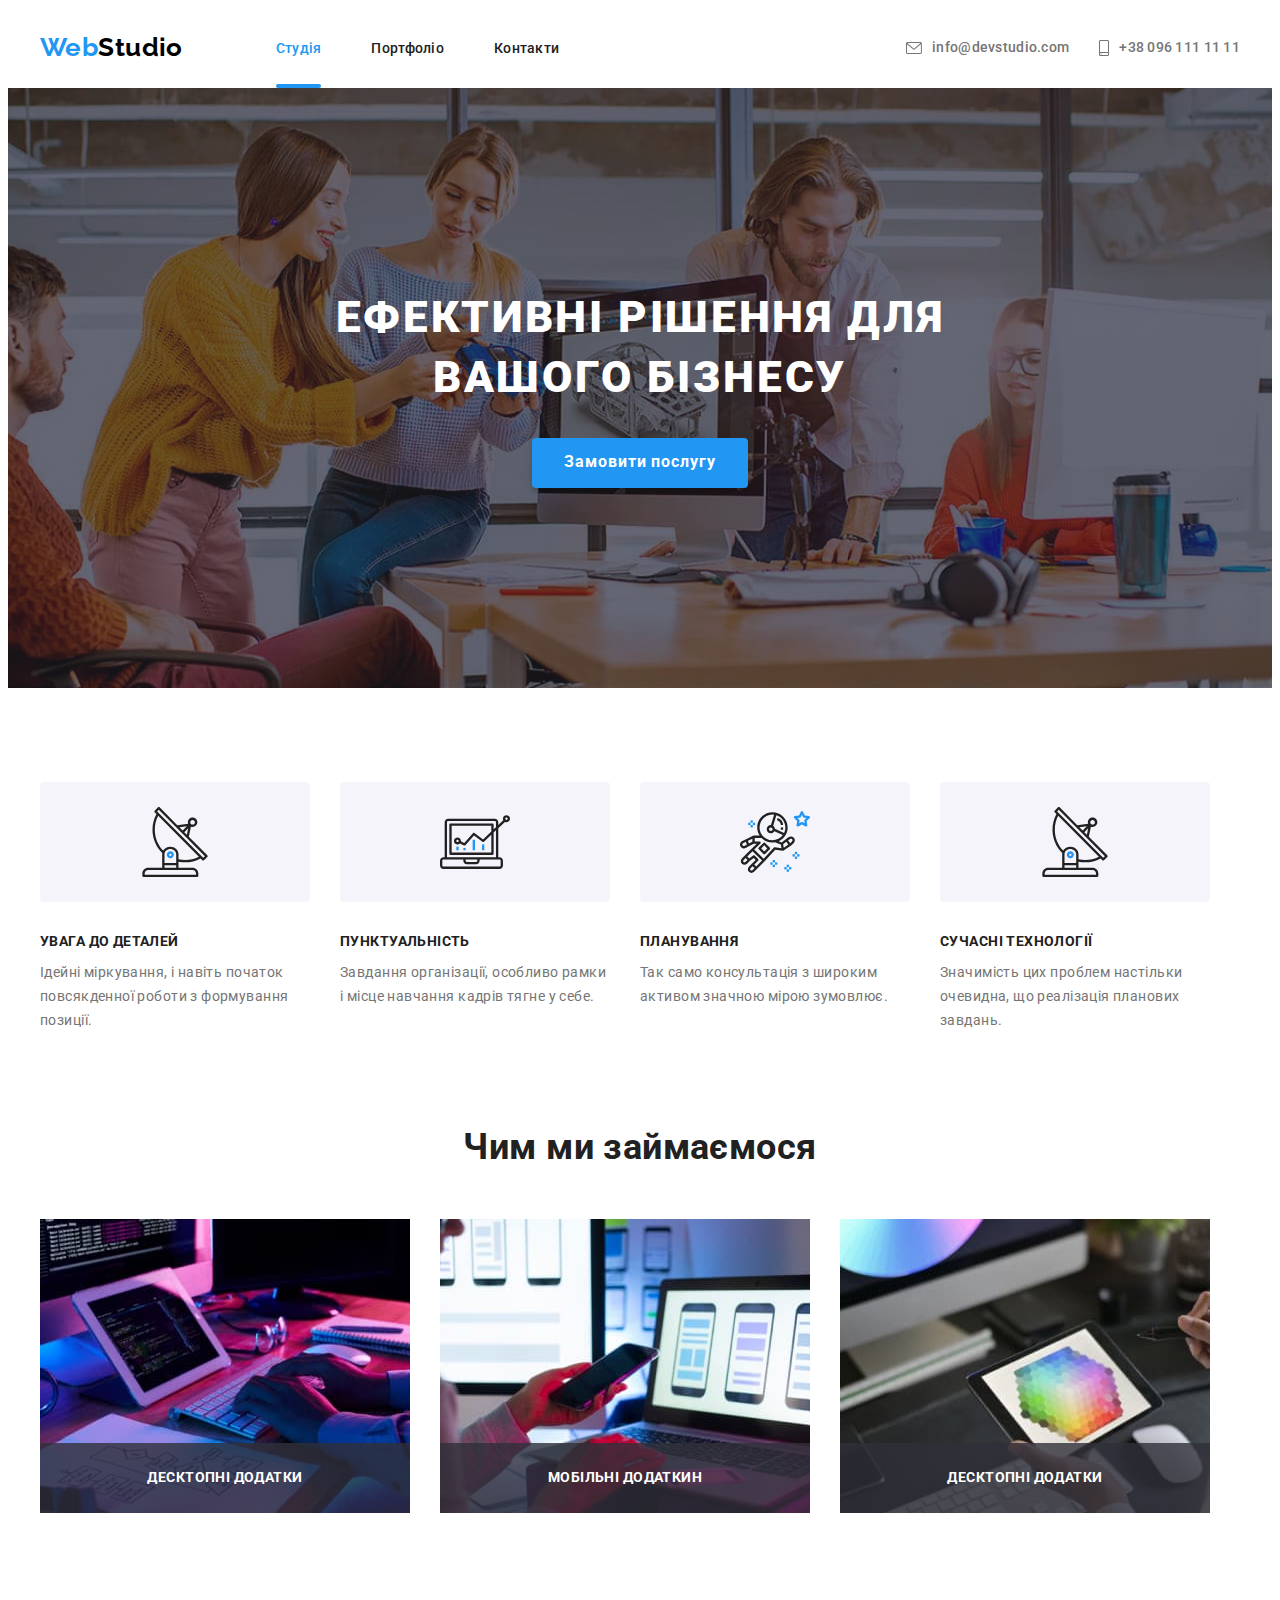
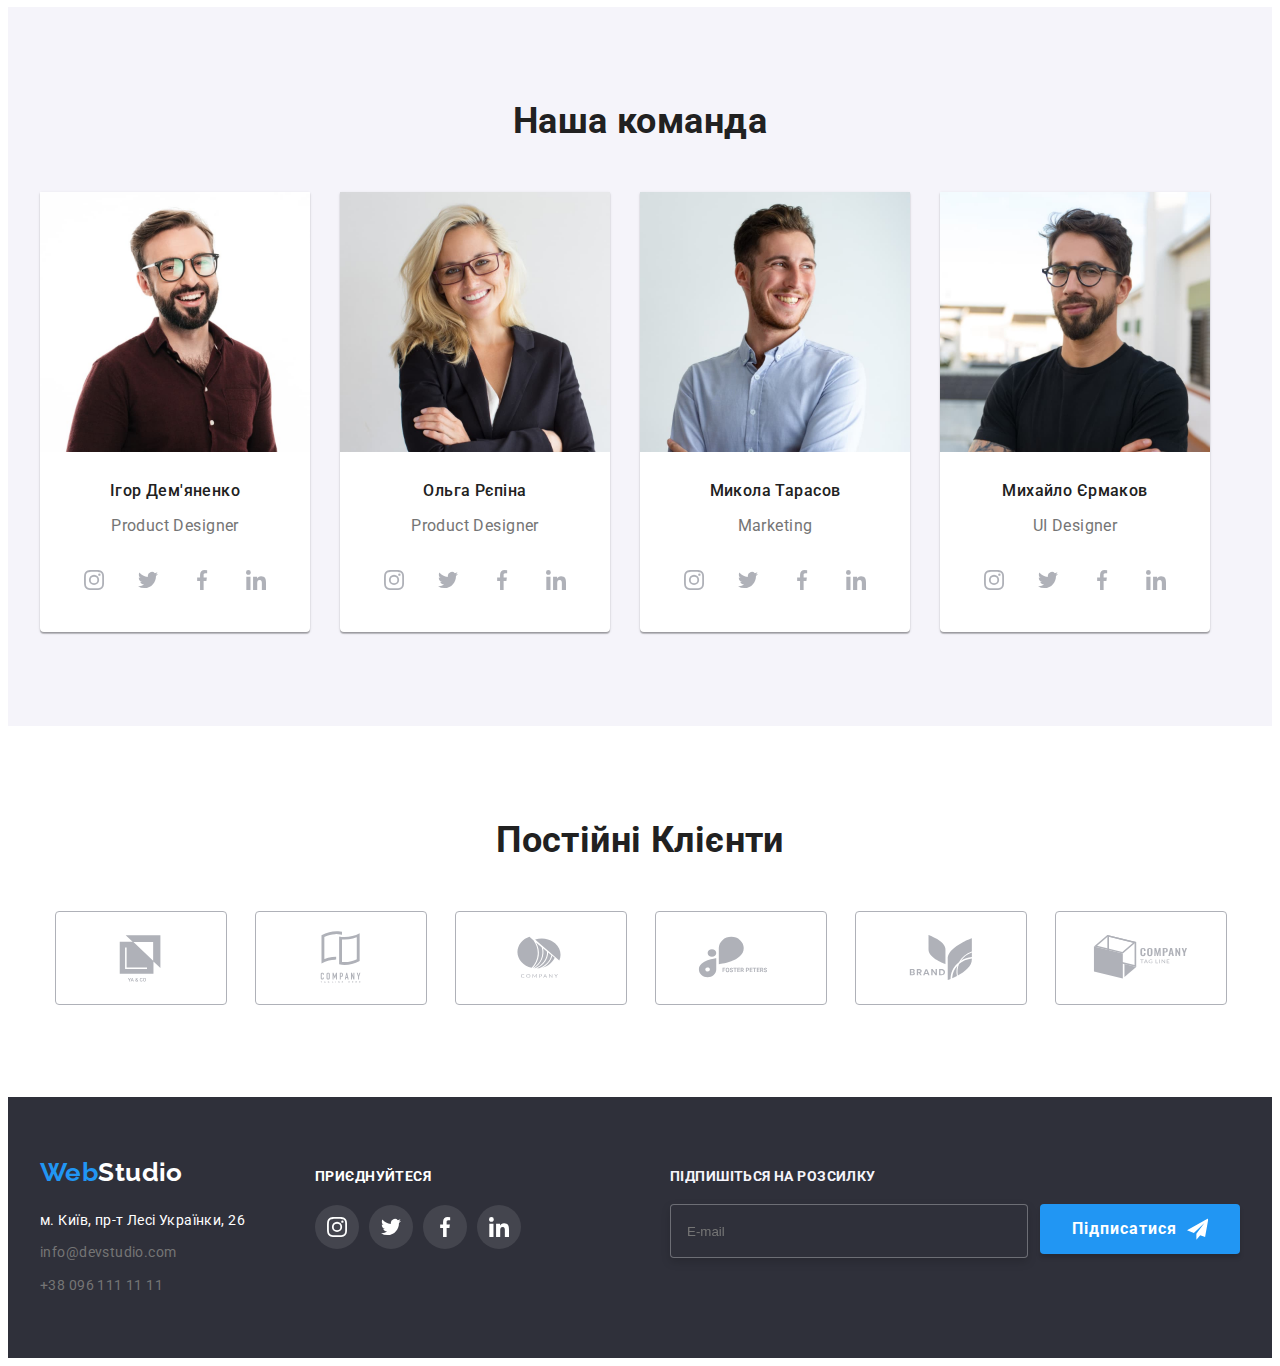
<file: index.html>
<!DOCTYPE html>
<html lang="uk">
  <head>
    <meta charset="UTF-8" />
    <meta http-equiv="X-UA-Compatible" content="IE=edge" />
    <meta name="viewport" content="width=device-width, initial-scale=1.0" />
    <title>WebStudio</title>
    <link rel="preconnect" href="https://fonts.googleapis.com" />
    <link rel="preconnect" href="https://fonts.gstatic.com" crossorigin />
    <link
      href="https://fonts.googleapis.com/css2?family=Raleway:ital,wght@0,500;0,700;1,400&family=Roboto:wght@400;500;700&display=swap"
      rel="stylesheet"
    />
    <link
      rel="stylesheet"
      href="https://cdnjs.cloudflare.com/ajax/libs/modern-normalize/1.1.0/modern-normalize.min.css"
      integrity="sha512-wpPYUAdjBVSE4KJnH1VR1HeZfpl1ub8YT/NKx4PuQ5NmX2tKuGu6U/JRp5y+Y8XG2tV+wKQpNHVUX03MfMFn9Q=="
      crossorigin="anonymous"
      referrerpolicy="no-referrer"
    />
    <link rel="stylesheet" href="./css/style.css" />
  </head>
  <body>
    <!--SiteBar-->
    <header>
      <div class="header-container container">
        <a class="logo list" lang="en" href="/"
          ><span class="logoweb">Web</span>Studio</a
        >
        <nav>
          <ul class="heder-list list">
            <li>
              <a class="item link active" href="./index.html">Студія</a>
            </li>
            <li>
              <a class="item link" href="./portfolio.html">Портфоліо</a>
            </li>
            <li><a class="item link" href="/">Контакти</a></li>
          </ul>
        </nav>
        <div class="heder-list-con">
          <ul class="adres-headerr list">
            <li>
              <a
                class="list item list-animation"
                href="mailto:info@devstudio.com"
                >info@devstudio.com
                <svg class="icon-svg" width="16" height="12">
                  <use
                    class="icon-posta"
                    href="./images/symbol-defs.svg#icon-envelope"
                  ></use>
                </svg>
              </a>
            </li>
            <li>
              <a class="list item list-animation" href="tel:+380961111111"
                >+38 096 111 11 11
                <svg class="icon-svg" width="10" height="16">
                  <use
                    class="icon-posta"
                    href="./images/symbol-defs.svg#icon-smartphone"
                  ></use>
                </svg>
              </a>
            </li>
          </ul>
        </div>
      </div>
    </header>
    <main>
      <!--BlockHero-->
      <section class="hero">
        <div class="container">
          <h1 class="hero-text">Ефективні рішення для вашого бізнесу</h1>
          <button class="hero-button" type="button" data-modal-open>
            Замовити послугу
          </button>
        </div>
      </section>
      <!--TEXT MAIN-->
      <section class="section">
        <div class="container">
          <h2 class="visually-hidden">Наші Переваги</h2>
          <ul class="progres list">
            <li>
              <div class="icon-us">
                <svg class="icon-antenna" width="70" height="70">
                  <use href="./images/symbol-defs.svg#icon-antenna"></use>
                </svg>
              </div>
              <h3 class="size-info">УВАГА ДО ДЕТАЛЕЙ</h3>
              <p>
                Ідейні міркування, і навіть початок повсякденної роботи з
                формування позиції.
              </p>
            </li>
            <li>
              <div class="icon-us">
                <svg class="icon-antenna" width="70" height="70">
                  <use href="./images/symbol-defs.svg#icon-diagram"></use>
                </svg>
              </div>
              <h3 class="size-info">ПУНКТУАЛЬНІСТЬ</h3>
              <p>
                Завдання організації, особливо рамки і місце навчання кадрів
                тягне у себе.
              </p>
            </li>
            <li>
              <div class="icon-us">
                <svg class="icon-antenna" width="70" height="70">
                  <use href="./images/symbol-defs.svg#icon-astronaut"></use>
                </svg>
              </div>
              <h3 class="size-info">ПЛАНУВАННЯ</h3>
              <p>
                Так само консультація з широким активом значною мірою зумовлює.
              </p>
            </li>
            <li>
              <div class="icon-us">
                <svg class="icon-antenna" width="70" height="70">
                  <use href="./images/symbol-defs.svg#icon-antenna"></use>
                </svg>
              </div>
              <h3 class="size-info">СУЧАСНІ ТЕХНОЛОГІЇ</h3>
              <p>
                Значимість цих проблем настільки очевидна, що реалізація
                планових завдань.
              </p>
            </li>
          </ul>
        </div>
      </section>
      <!-- Us work -->
      <section class="section reset">
        <div class="container">
          <h2 class="us-work">Чим ми займаємося</h2>
          <ul class="img-work list">
            <li>
              <div class="us-animation">
                <img src="./images/part1.jpg" alt="web developer" />
                <div class="us-work-animation"><p>Десктопні додатки</p></div>
              </div>
            </li>
            <li>
              <div class="us-animation">
                <img
                  src="./images/part2.jpg"
                  alt="programing in laptop"
                  width="370"
                />
                <div class="us-work-animation"><p>Мобільні додаткиh</p></div>
              </div>
            </li>
            <li>
              <div class="us-animation">
                <img
                  src="./images/part3.jpg"
                  alt="design in laptop"
                  width="370"
                />
                <div class="us-work-animation"><p>Десктопні додатки</p></div>
              </div>
            </li>
          </ul>
        </div>
      </section>
      <!-- Our team -->
      <section class="section" style="background-color: #f5f4fa">
        <div class="container">
          <h2 class="us-work">Наша команда</h2>
          <ul class="us-team d-block list">
            <li>
              <img
                src="./images/people/p1.jpg"
                alt="Product Designer"
                width="270"
              />
              <h3 class="delopers">Ігор Дем'яненко</h3>
              <p class="delopers-p" lang="en">Product Designer</p>
              <ul class="icon-ul res">
                <li class="icon-li">
                  <a
                    class="icon-delp"
                    href=""
                    target="_blank"
                    rel="noopener noreferrer"
                    aria-label="instagram"
                  >
                    <svg class="icon-soc" width="20" height="20">
                      <use
                        class="con"
                        href="./images/symbol-defs.svg#icon-instagram"
                      ></use>
                    </svg>
                  </a>
                </li>
                <li class="icon-li">
                  <a
                    class="icon-delp"
                    href=""
                    target="_blank"
                    rel="noopener noreferrer"
                    aria-label="instagram"
                  >
                    <svg class="icon-soc" width="20" height="20">
                      <use
                        class="con"
                        href="./images/symbol-defs.svg#icon-twitter"
                      ></use>
                    </svg>
                  </a>
                </li>
                <li class="icon-li">
                  <a
                    class="icon-delp"
                    href=""
                    target="_blank"
                    rel="noopener noreferrer"
                    aria-label="instagram"
                  >
                    <svg class="icon-soc" width="20" height="20">
                      <use
                        class="con"
                        href="./images/symbol-defs.svg#icon-facebook"
                      ></use>
                    </svg>
                  </a>
                </li>
                <li class="icon-li">
                  <a
                    class="icon-delp"
                    href=""
                    target="_blank"
                    rel="noopener noreferrer"
                    aria-label="instagram"
                  >
                    <svg class="icon-soc" width="20" height="20">
                      <use
                        class="con"
                        href="./images/symbol-defs.svg#icon-in"
                      ></use>
                    </svg>
                  </a>
                </li>
              </ul>
            </li>
            <li>
              <img
                src="./images/people/p2.jpg"
                alt="Product Designer"
                width="270"
              />
              <h3 class="delopers">Ольга Рєпіна</h3>
              <p class="delopers-p" lang="en">Product Designer</p>
              <ul class="icon-ul res">
                <li class="icon-li">
                  <a
                    class="icon-delp"
                    href=""
                    target="_blank"
                    rel="noopener noreferrer"
                    aria-label="instagram"
                  >
                    <svg class="icon-soc" width="20" height="20">
                      <use
                        class="con"
                        href="./images/symbol-defs.svg#icon-instagram"
                      ></use>
                    </svg>
                  </a>
                </li>
                <li class="icon-li">
                  <a
                    class="icon-delp"
                    href=""
                    target="_blank"
                    rel="noopener noreferrer"
                    aria-label="instagram"
                  >
                    <svg class="icon-soc" width="20" height="20">
                      <use
                        class="con"
                        href="./images/symbol-defs.svg#icon-twitter"
                      ></use>
                    </svg>
                  </a>
                </li>
                <li class="icon-li">
                  <a
                    class="icon-delp"
                    href=""
                    target="_blank"
                    rel="noopener noreferrer"
                    aria-label="instagram"
                  >
                    <svg class="icon-soc" width="20" height="20">
                      <use
                        class="con"
                        href="./images/symbol-defs.svg#icon-facebook"
                      ></use>
                    </svg>
                  </a>
                </li>
                <li class="icon-li">
                  <a
                    class="icon-delp"
                    href=""
                    target="_blank"
                    rel="noopener noreferrer"
                    aria-label="instagram"
                  >
                    <svg class="icon-soc" width="20" height="20">
                      <use
                        class="con"
                        href="./images/symbol-defs.svg#icon-in"
                      ></use>
                    </svg>
                  </a>
                </li>
              </ul>
            </li>
            <li>
              <img src="./images/people/p3.jpg" alt="Marketing" width="270" />
              <h3 class="delopers">Микола Тарасов</h3>
              <p class="delopers-p" lang="en">Marketing</p>
              <ul class="icon-ul res">
                <li class="icon-li">
                  <a
                    class="icon-delp"
                    href=""
                    target="_blank"
                    rel="noopener noreferrer"
                    aria-label="instagram"
                  >
                    <svg class="icon-soc" width="20" height="20">
                      <use
                        class="con"
                        href="./images/symbol-defs.svg#icon-instagram"
                      ></use>
                    </svg>
                  </a>
                </li>
                <li class="icon-li">
                  <a
                    class="icon-delp"
                    href=""
                    target="_blank"
                    rel="noopener noreferrer"
                    aria-label="instagram"
                  >
                    <svg class="icon-soc" width="20" height="20">
                      <use
                        class="con"
                        href="./images/symbol-defs.svg#icon-twitter"
                      ></use>
                    </svg>
                  </a>
                </li>
                <li class="icon-li">
                  <a
                    class="icon-delp"
                    href=""
                    target="_blank"
                    rel="noopener noreferrer"
                    aria-label="instagram"
                  >
                    <svg class="icon-soc" width="20" height="20">
                      <use
                        class="con"
                        href="./images/symbol-defs.svg#icon-facebook"
                      ></use>
                    </svg>
                  </a>
                </li>
                <li class="icon-li">
                  <a
                    class="icon-delp"
                    href=""
                    target="_blank"
                    rel="noopener noreferrer"
                    aria-label="instagram"
                  >
                    <svg class="icon-soc" width="20" height="20">
                      <use
                        class="con"
                        href="./images/symbol-defs.svg#icon-in"
                      ></use>
                    </svg>
                  </a>
                </li>
              </ul>
            </li>
            <li>
              <img src="./images/people/p4.jpg" alt="UI Designer" width="270" />
              <h3 class="delopers">Михайло Єрмаков</h3>
              <p class="delopers-p" lang="en">UI Designer</p>
              <ul class="icon-ul res">
                <li class="icon-li">
                  <a
                    class="icon-delp"
                    href=""
                    target="_blank"
                    rel="noopener noreferrer"
                    aria-label="instagram"
                  >
                    <svg class="icon-soc" width="20" height="20">
                      <use
                        class="con"
                        href="./images/symbol-defs.svg#icon-instagram"
                      ></use>
                    </svg>
                  </a>
                </li>
                <li class="icon-li">
                  <a
                    class="icon-delp"
                    href=""
                    target="_blank"
                    rel="noopener noreferrer"
                    aria-label="instagram"
                  >
                    <svg class="icon-soc" width="20" height="20">
                      <use
                        class="con"
                        href="./images/symbol-defs.svg#icon-twitter"
                      ></use>
                    </svg>
                  </a>
                </li>
                <li class="icon-li">
                  <a
                    class="icon-delp"
                    href=""
                    target="_blank"
                    rel="noopener noreferrer"
                    aria-label="instagram"
                  >
                    <svg class="icon-soc" width="20" height="20">
                      <use
                        class="con"
                        href="./images/symbol-defs.svg#icon-facebook"
                      ></use>
                    </svg>
                  </a>
                </li>
                <li class="icon-li">
                  <a
                    class="icon-delp"
                    href=""
                    target="_blank"
                    rel="noopener noreferrer"
                    aria-label="instagram"
                  >
                    <svg class="icon-soc" width="20" height="20">
                      <use
                        class="con"
                        href="./images/symbol-defs.svg#icon-in"
                      ></use>
                    </svg>
                  </a>
                </li>
              </ul>
            </li>
          </ul>
        </div>
      </section>
      <section class="section">
        <div>
          <h2 class="us-work">Постійні Клієнти</h2>
          <ul class="client">
            <li class="icon-client-li">
              <a class="icon-client" href="">
                <svg class="icon-clt" width="106" height="60">
                  <use
                    class="icon-posta"
                    href="./images/symbol-defs.svg#icon-yaco"
                  ></use>
                </svg>
              </a>
            </li>
            <li class="icon-client-li">
              <a class="icon-client" href="">
                <svg class="icon-clt" width="106" height="60">
                  <use
                    class="icon-posta"
                    href="./images/symbol-defs.svg#icon-copm"
                  ></use>
                </svg>
              </a>
            </li>
            <li class="icon-client-li">
              <a class="icon-client" href="">
                <svg class="icon-clt" width="106" height="60">
                  <use
                    class="icon-posta"
                    href="./images/symbol-defs.svg#icon-companyes"
                  ></use></svg></a>
            </li>
            <li class="icon-client-li">
              <a class="icon-client" href="">
                <svg class="icon-clt" width="106" height="60">
                  <use
                    class="icon-posta"
                    href="./images/symbol-defs.svg#icon-foster"
                  ></use></svg></a>
            </li>
            <li class="icon-client-li">
              <a class="icon-client" href="">
                <svg class="icon-clt" width="106" height="60">
                  <use
                    class="icon-posta"
                    href="./images/symbol-defs.svg#icon-brand"
                  ></use></svg></a>
            </li>
            <li class="icon-client-li">
              <a class="icon-client" href="">
                <svg class="icon-clt" width="106" height="60">
                  <use
                    class="icon-posta"
                    href="./images/symbol-defs.svg#icon-company"
                  ></use></svg></a>
            </li>
          </ul>
        </div>
      </section>
    </main>
    <!--adress footer-->
    <footer class="footer-all">
      <div class="container position-icon">
        <div class="fail">
          <a class="logo-footer list" lang="en" href="/">
            <span class="logoweb">Web</span>Studio</a
          >
          <address class="addres">
            <ul class="addres-ul list">
              <li>
                <a class="str list" href="https://goo.gl/maps/yThBwbWwu9JTvZc1A"
                  >м. Київ, пр-т Лесі Українки, 26</a
                >
              </li>
              <li>
                <a class="adres-footer list" href="mailto:info@devstudio.com"
                  >info@devstudio.com</a
                >
              </li>
              <li>
                <a class="adres-footer list" href="tel:+380961111111"
                  >+38 096 111 11 11</a
                >
              </li>
            </ul>
          </address>
        </div>
        <div class="footer-icon">
          <p>ПРИЄДНУЙТЕСЯ</p>
          <ul class="icon-ul-f">
            <li class="icon-li-f">
              <a
                class="icon-delp"
                href=""
                target="_blank"
                rel="noopener noreferrer"
                aria-label="instagram"
              >
                <svg class="icon-soc-f" width="20" height="20">
                  <use
                    class="con"
                    href="./images/symbol-defs.svg#icon-instagram"
                  ></use>
                </svg>
              </a>
            </li>
            <li class="icon-li-f">
              <a
                class="icon-delp"
                href=""
                target="_blank"
                rel="noopener noreferrer"
                aria-label="instagram"
              >
                <svg class="icon-soc-f" width="20" height="20">
                  <use
                    class="con"
                    href="./images/symbol-defs.svg#icon-twitter"
                  ></use>
                </svg>
              </a>
            </li>
            <li class="icon-li-f">
              <a
                class="icon-delp"
                href=""
                target="_blank"
                rel="noopener noreferrer"
                aria-label="instagram"
              >
                <svg class="icon-soc-f" width="20" height="20">
                  <use
                    class="con"
                    href="./images/symbol-defs.svg#icon-facebook"
                  ></use>
                </svg>
              </a>
            </li>
            <li class="icon-li-f">
              <a
                class="icon-delp"
                href=""
                target="_blank"
                rel="noopener noreferrer"
                aria-label="instagram"
              >
                <svg class="icon-soc-f" width="20" height="20">
                  <use
                    class="con"
                    href="./images/symbol-defs.svg#icon-in"
                  ></use>
                </svg>
              </a>
            </li>
          </ul>
        </div>
        <form class="send-footer">
          <strong>Підпишіться на розсилку</strong>
          <div class="send-input">
          <input 
          class="send-input-s" 
          minlength="3" 
          maxlength="12" 
          id="send" 
          name="send" 
          type="text" 
          placeholder="E-mail"
          required
          >
          <label for="send"></label>
          <button class="btn-send" type="submit">Підписатися 
            <svg class="svg-send" width="24" height="24">
              <use href="./images/symbol-defs.svg#icon-send"></use>
            </svg>
            </button>
            </div>
          </form>
      </div>
    </footer>
    <!-- Modal -->
    <div class="backdrop is-hidden" data-modal>
      <div class="modal">
        <button class="modal-btn" type="button" data-modal-close>&#215;</button>
          <form name="modal-form" class="modal-form">
              <strong class="modal-form__strong">Залиште свої дані, ми вам передзвонимо</strong>
              <label for="name" class="modal-label-form">
                <span class="modal-label-span">Ім'я</span>
                <input
                class="modal-input"
                  type="text"
                  name="name"
                  required
                  minlength="3"
                  maxlength="12"
                  placeholder=" "
                  id="name"
                />
                <svg class="icon-form" width="18" height="18">
                  <use href="./images/symbol-defs.svg#icon-person"></use>
                </svg>
              </label>
              <label for="phone" class="modal-label-form">
                <span class="modal-label-span">Телефон</span>
                <input
                class="modal-input"
                  type="text"
                  name="phone"
                  required
                  minlength="3"
                  maxlength="12"
                  placeholder=" "
                  id="phone"
                />
               
                <svg class="icon-form" width="18" height="18">
                  <use href="./images/symbol-defs.svg#icon-phone"></use>
                </svg>
              </label>
              <label for="email" class="modal-label-form">
                <span class="modal-label-span">Пошта</span>
                <input
                class="modal-input"
                  type="email"
                  name="email"
                  required
                  minlength="3"
                  maxlength="12"
                  placeholder=" "
                  id="email"
                />
                
                <svg class="icon-form" width="18" height="18">
                  <use href="./images/symbol-defs.svg#icon-email"></use>
                </svg>
              </label>
            <label for="coments" class="modal-label-form margin">
              <span class="modal-label-span">Коментар</span>
              <textarea
              class="modal-input-texterea"
                name="coments"
                id="coments"
                cols="10"
                rows="5"
                placeholder="Ведіть текст"
              ></textarea>             
            </label>     
              <label class="modal-check-label" for="checkt">
                <input class="modal-form-check visually-hidden" type="checkbox" name="checkt" id="checkt"/>
                <svg class="icon-check-form" width="18" height="18">
                  <use class="icon-check" href="./images/symbol-defs.svg#icon-check"></use>
                </svg>
                <span class="register-form-spam">Погоджуюся з розсилкою та приймаю <a target="_blank" href="">Умови договору</a></span>
              </label>
              <button class="hero-button-modal" type="submit">Відправити</button>
          </form>
      </div>
    </div>
    <script src="./js/modal.js"></script>
  </body>
</html>
</file>
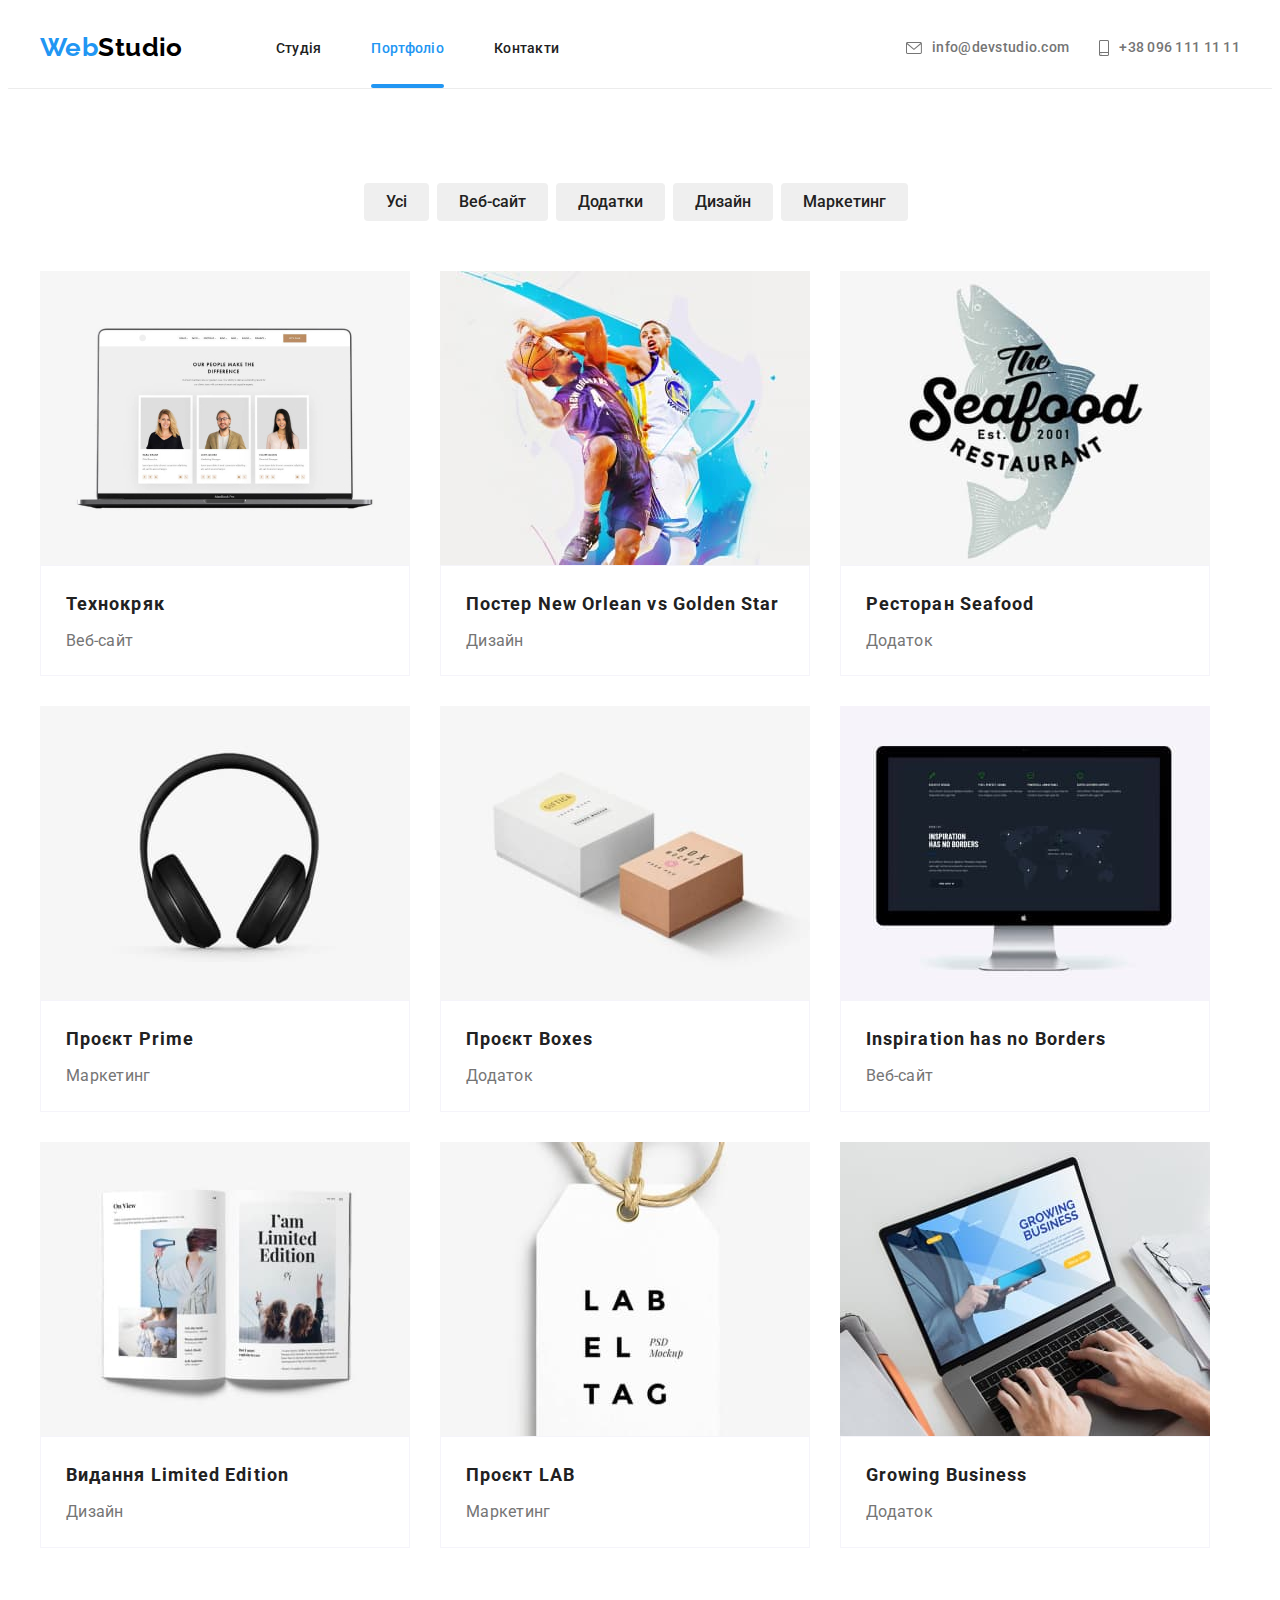
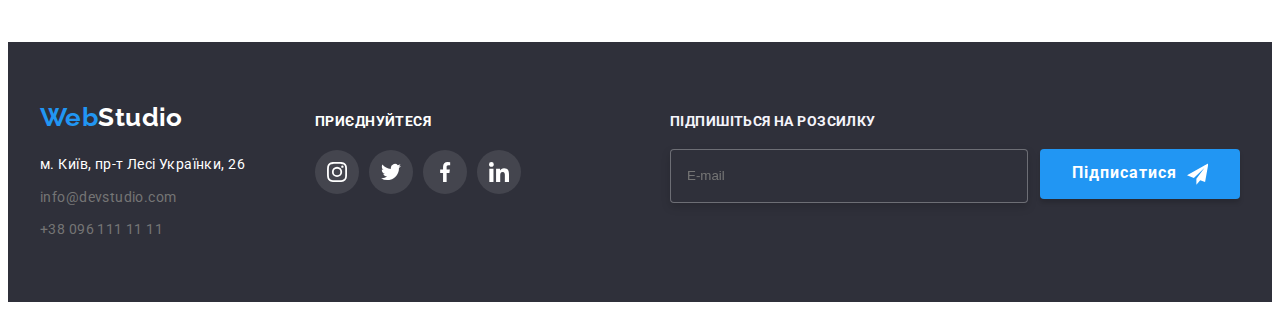
<file: portfolio.html>
<!DOCTYPE html>
<html lang="uk">
  <head>
    <meta charset="UTF-8" />
    <meta http-equiv="X-UA-Compatible" content="IE=edge" />
    <meta name="viewport" content="width=device-width, initial-scale=1.0" />
    <title>WebStudio</title>
    <link rel="preconnect" href="https://fonts.googleapis.com" />
    <link rel="preconnect" href="https://fonts.gstatic.com" crossorigin />
    <link
      href="https://fonts.googleapis.com/css2?family=Raleway:ital,wght@0,500;0,700;1,400&family=Roboto:wght@400;500;700&display=swap"
      rel="stylesheet"
    />
    <link
      rel="stylesheet"
      href="https://cdnjs.cloudflare.com/ajax/libs/modern-normalize/1.1.0/modern-normalize.min.css"
      integrity="sha512-wpPYUAdjBVSE4KJnH1VR1HeZfpl1ub8YT/NKx4PuQ5NmX2tKuGu6U/JRp5y+Y8XG2tV+wKQpNHVUX03MfMFn9Q=="
      crossorigin="anonymous"
      referrerpolicy="no-referrer"
    />
    <link rel="stylesheet" href="./css/style.css" />
  </head>
  <body>
    <!--SiteBar-->
    <header class="border">
      <div class="header-container container">
        <a class="logo list" lang="en" href="/"
          ><span class="logoweb">Web</span>Studio</a
        >
        <nav>
          <ul class="heder-list list">
            <li>
              <a class="item link " href="./index.html">Студія</a>
            </li>
            <li>
              <a class="item link active" href="./portfolio.html">Портфоліо</a>
            </li>
            <li><a class="item link" href="/">Контакти</a></li>
          </ul>
        </nav>
        <div class="heder-list-con">
          <ul class="adres-headerr list">
            <li>
              <a class="list item" href="mailto:info@devstudio.com"
              >info@devstudio.com
              <svg class="icon-svg" width="16" height="12">
                <use
                  class="icon-posta"
                  href="./images/symbol-defs.svg#icon-envelope"
                ></use>
              </svg>
             </a>
            </li>
            <li>
              <a class="list item" href="tel:+380961111111"
              >+38 096 111 11 11
              <svg class="icon-svg" width="10" height="16">
                <use
                  class="icon-posta"
                  href="./images/symbol-defs.svg#icon-smartphone"
                ></use>
              </svg>
             </a
              >
            </li>
          </ul>
        </div>
      </div>
    </header>

    <!--All info + filtr-->

    <main>
      <section class=" section">
        <div class="container">
          <h1 class="filtr">filtr</h1>
          <ul class="button filtr-flex list">
            <li>
              <button class="botton-filtr" type="button">Усі</button>
            </li>
            <li>
              <button class="botton-filtr" type="button">Веб-сайт</button>
            </li>
            <li>
              <button class="botton-filtr" type="button">Додатки</button>
            </li>
            <li>
              <button class="botton-filtr" type="button">Дизайн</button>
            </li>
            <li>
              <button class="botton-filtr" type="button">Маркетинг</button>
            </li>
            </ul>
            </div>
            <!--Info block-->

            <div class="container">
              <ul class="menu card-set list">
                <li class="items">
                  <a class="links shadow" href="">
                    <div class="open">
                      <img
                        src="./images/page2/page8.jpg"
                        alt="laptop"
                        width="370"
                        height="295"
                      />
                     <div class="open-p">
                      <p>Ресурс пропонує комплексні пропозиції з різним рівнем функціоналу та сервісів. 
                        Все це дозволить відвідувачу отримати вичерпні відомості про компанію чи приватну особу.</p>
                     </div>
                    </div>
                      <div class="text-div">
                        <h2 class="menu-h2">Технокряк</h2>
                        <p class="menu-p">Веб-сайт</p>
                </div>
              </a>
                </li>
                <li class="items ">
                  <a class="links shadow" href="">
                    <div class="open">
                      <img
                        src="./images/page2/page1.jpg"
                        alt="bascetbal"
                        width="370"
                        height="295"
                      />
                      <div class="open-p">
                        <p>Ресурс пропонує комплексні пропозиції з різним рівнем функціоналу та сервісів. 
                          Все це дозволить відвідувачу отримати вичерпні відомості про компанію чи приватну особу.</p>
                       </div>
                      </div>
                      <div class="text-div">
                        <h2 class="menu-h2">
                          Постер New Orlean vs Golden Star
                        </h2>
                        <p class="menu-p">Дизайн</p>
                      </div>
                  </a>
                </li>
                <li class=" items">
                  <a class="links shadow" href="">
                    <div class="open">
                      <img
                        src="./images/page2/page2.jpg"
                        alt="fishpage"
                        width="370"
                        height="295"
                      />
                      <div class="open-p">
                        <p>Ресурс пропонує комплексні пропозиції з різним рівнем функціоналу та сервісів. 
                          Все це дозволить відвідувачу отримати вичерпні відомості про компанію чи приватну особу.</p>
                       </div>
                      </div>
                      <div class="text-div">
                        <h2 class="menu-h2">Ресторан Seafood</h2>
                        <p class="menu-p">Додаток</p>
                      </div>
                  </a>
                </li>
                <li class=" items">

                  <a class="links shadow" href="">
                    <div class="open">
                      <img
                        src="./images/page2/page3.jpg"
                        alt="lsten"
                        width="370"
                        height="295"
                      />
                      <div class="open-p">
                        <p>Ресурс пропонує комплексні пропозиції з різним рівнем функціоналу та сервісів. 
                          Все це дозволить відвідувачу отримати вичерпні відомості про компанію чи приватну особу.</p>
                       </div>
                      </div>
                      <div class="text-div">
                        <h2 class="menu-h2">Проєкт Prime</h2>
                        <p class="menu-p">Маркетинг</p>
                      </div>
                  </a>
                </li>
                <li class=" items">
                  <a class="links shadow" href="">
                    <div class="open">
                      <img
                        src="./images/page2/page4.jpg"
                        alt="box"
                        width="370"
                        height="295"
                      />
                      <div class="open-p">
                        <p>Ресурс пропонує комплексні пропозиції з різним рівнем функціоналу та сервісів. 
                          Все це дозволить відвідувачу отримати вичерпні відомості про компанію чи приватну особу.</p>
                       </div>
                      </div>
                      <div class="text-div">
                        <h2 class="menu-h2">Проєкт Boxes</h2>
                        <p class="menu-p">Додаток</p>
                      </div>
                  </a>
                </li>
                <li class=" items">
                  <a class="links shadow" href="">
                    <div class="open">
                      <img
                        src="./images/page2/page9.jpg"
                        alt="imac"
                        width="370"
                        height="295"
                      />
                      <div class="open-p">
                        <p>Ресурс пропонує комплексні пропозиції з різним рівнем функціоналу та сервісів. 
                          Все це дозволить відвідувачу отримати вичерпні відомості про компанію чи приватну особу.</p>
                       </div>
                      </div>
                      <div class="text-div">
                        <h2 class="menu-h2">Inspiration has no Borders</h2>
                        <p class="menu-p">Веб-сайт</p>
                      </div>
                  </a>
                </li>
                <li class=" items">
                  <a class="links shadow" href="">
                    <div class="open">
                      <img
                        src="./images/page2/page5.jpg"
                        alt="book"
                        width="370"
                        height="295"
                      />
                      <div class="open-p">
                        <p>Ресурс пропонує комплексні пропозиції з різним рівнем функціоналу та сервісів. 
                          Все це дозволить відвідувачу отримати вичерпні відомості про компанію чи приватну особу.</p>
                       </div>
                      </div>
                      <div class="text-div">
                        <h2 class="menu-h2">Видання Limited Edition</h2>
                        <p class="menu-p">Дизайн</p>
                      </div>
                  </a>
                </li>
                <li class=" items">
                  <a class="links shadow" href="">
                    <div class="open">
                      <img
                        src="./images/page2/page6.jpg"
                        alt="sale"
                        width="370"
                        height="295"
                      />
                      <div class="open-p">
                        <p>Ресурс пропонує комплексні пропозиції з різним рівнем функціоналу та сервісів. 
                          Все це дозволить відвідувачу отримати вичерпні відомості про компанію чи приватну особу.</p>
                       </div>
                      </div>
                      <div class="text-div">
                        <h2 class="menu-h2">Проєкт LAB</h2>
                        <p class="menu-p">Маркетинг</p>
                      </div>
                  </a>
                </li>
                <li class=" items">
                  <a class="links shadow" href="">
                    <div class="open">
                      <img
                        src="./images/page2/page7.jpg"
                        alt="deloper"
                        width="370"
                        height="295"
                      />
                      <div class="open-p">
                        <p>Ресурс пропонує комплексні пропозиції з різним рівнем функціоналу та сервісів. 
                          Все це дозволить відвідувачу отримати вичерпні відомості про компанію чи приватну особу.</p>
                       </div>
                      </div>
                      <div class="text-div">
                        <h2 class="menu-h2">Growing Business</h2>
                        <p class="menu-p">Додаток</p>
                      </div>
                  </a>
                </li>
              </ul>
        </div>
      </section>
    </main>

    <!--adress footer-->

    <footer class="footer-all">
      <div class="container position-icon">
        <div class="fail">
          <a class="logo-footer list" lang="en" href="/">
            <span class="logoweb">Web</span>Studio</a
          >
          <address class="addres">
            <ul class="addres-ul list">
              <li>
                <a class="str list" href="https://goo.gl/maps/yThBwbWwu9JTvZc1A"
                  >м. Київ, пр-т Лесі Українки, 26</a
                >
              </li>
              <li>
                <a class="adres-footer list" href="mailto:info@devstudio.com"
                  >info@devstudio.com</a
                >
              </li>
              <li>
                <a class="adres-footer list" href="tel:+380961111111"
                  >+38 096 111 11 11</a
                >
              </li>
            </ul>
          </address>
        </div>
        <div class="footer-icon">
          <p>ПРИЄДНУЙТЕСЯ</p>
          <ul class="icon-ul-f">
            <li class="icon-li-f">
              <a
                class="icon-delp"
                href=""
                target="_blank"
                rel="noopener noreferrer"
                aria-label="instagram"
              >
                <svg class="icon-soc-f" width="20" height="20">
                  <use
                    class="con"
                    href="./images/symbol-defs.svg#icon-instagram"
                  ></use>
                </svg>
              </a>
            </li>
            <li class="icon-li-f">
              <a
                class="icon-delp"
                href=""
                target="_blank"
                rel="noopener noreferrer"
                aria-label="instagram"
              >
                <svg class="icon-soc-f" width="20" height="20">
                  <use
                    class="con"
                    href="./images/symbol-defs.svg#icon-twitter"
                  ></use>
                </svg>
              </a>
            </li>
            <li class="icon-li-f">
              <a
                class="icon-delp"
                href=""
                target="_blank"
                rel="noopener noreferrer"
                aria-label="instagram"
              >
                <svg class="icon-soc-f" width="20" height="20">
                  <use
                    class="con"
                    href="./images/symbol-defs.svg#icon-facebook"
                  ></use>
                </svg>
              </a>
            </li>
            <li class="icon-li-f">
              <a
                class="icon-delp"
                href=""
                target="_blank"
                rel="noopener noreferrer"
                aria-label="instagram"
              >
                <svg class="icon-soc-f" width="20" height="20">
                  <use
                    class="con"
                    href="./images/symbol-defs.svg#icon-in"
                  ></use>
                </svg>
              </a>
            </li>
          </ul>
        </div>
        <form class="send-footer">
          <strong>Підпишіться на розсилку</strong>
          <div class="send-input">
          <input 
          class="send-input-s" 
          minlength="3" 
          maxlength="12" 
          id="send" 
          name="send" 
          type="text" 
          placeholder="E-mail"
          required
          >
          <label for="send"></label>
          <button class="btn-send" type="submit">Підписатися 
            <svg class="svg-send" width="24" height="24">
              <use href="./images/symbol-defs.svg#icon-send"></use>
            </svg>
            </button>
            </div>
          </form>
      </div>
    </footer>
  </body>
</html>
</file>
<file: css/style.css>
:root {
    --brand-color:#212121;
    --bacraund-color-button:#2196F3;
    --p-color:#757575;
    --hero-white: #ffffff;
    --fon:#2F303A;
    --backraund-usteam: #F5F4FA;
    --icon: #AFB1B8;
    --bord: #ECECEC;
    --cubic: cubic-bezier(0.4, 0, 0.2, 1);
}

/* King tags */
body {
    color: var(--p-color);
    font-family: Roboto, sans-serif;
    letter-spacing: 0.03em;
    font-size: 14px;
    font-style: normal;
}


.section.reset { 
    padding-top: 0;
 } 

.resset-b {
    padding-bottom: 0;
}

.section {
    padding: 94px 0px;
}

.container {
    margin-left: auto;
    margin-right: auto;
    padding-left: 15px;
    padding-right: 15px;
    width: 1200px;
    /* outline: 2px solid tomato;  */
}

.list {
    text-decoration: none;
    list-style: none;
    color: currentColor;
}

/*  Reset */
h1, h2, h3, h4, h5, h6, p, ul {
    margin: 0;
    padding: 0;
}

img {
    display: block;
    max-width: 100%;
    height: auto;

}

.visually-hidden {
    position: absolute;
    width: 1px;
    height: 1px;
    margin: -1px;
    border: 0;
    padding: 0;
    white-space: nowrap;
    clip-path: inset(100%);
    clip: rect(0 0 0 0);
    overflow: hidden;
}


/* LogoTipe (logo span) */

.border {
    border-bottom: 1px solid #ECECEC;
}

.logo {
    color: #000;
    font-family: 'Raleway';
    font-weight: 700;
    font-size: 26px;
    line-height: 1.2;

    margin-right: 93px;
    padding-top: 24px;
    padding-bottom: 25px;
    }

.logoweb {
    color: var(--bacraund-color-button);
}


/* Naw Header */

.header-container {
    display: flex;
    align-items: center;
}

.bord {
    border-bottom: 1px solid var(--bord);
}

.item {
    display: flex;
    padding-top: 32px;
    padding-bottom: 32px;
    gap: 10px;
    flex-direction: row-reverse;
    align-items: center;
}




.heder-list {
    display: flex;
    align-items: center;
    margin-top: 0;
    margin-bottom: 0;
    gap: 50px;

}

.heder-list-con {
    display: flex;
    align-items: center;
    margin-left: auto; 
}

.links {
    color: var(--brand-color);
    text-decoration:none;
    font-weight: 500;
    font-size: 14px;
    line-height: 16px;
    letter-spacing: 0.02em;

    transition: box-shadow 250ms var(--cubic);
}

.link {
    color: var(--brand-color);
    text-decoration:none;
    font-weight: 500;
    font-size: 14px;
    line-height: 16px;
    letter-spacing: 0.02em;

    position: relative;
    overflow: hidden;
}

.active {
    color: var(--bacraund-color-button);
    position: relative;

}

.active::before {
    position: absolute;
    content: '';
    width: 100%;
    height: 4px;
    background-color: var(--bacraund-color-button);
    border-radius: 2px;

    left: 0px;
    bottom: 0px;
    outline: 2px tomato;
}

.link::after  {
    position: absolute;
    content: '';
    display: block;
    width: 100%;
    height: 5px;
    background-color: var(--bacraund-color-button);

    border-radius: 2px;
    bottom: 0px;

    transform: translateY(10px);
    transition: transform 250ms var(--cubic);

}

.link:hover::after {
    transform: translateY(0px);
}

/* hover contacts */

.link:focus,
.link:hover {
    color: var(--bacraund-color-button);
    transition: color 250ms var(--cubic);
}

/* icon nav */

.icon-svg {
    fill: currentColor;
}

/* /hover contacts */

.adres-headerr {
    display: flex;
    color: var(--p-color);
    font-weight: 500;
    line-height: 1.14;
    letter-spacing: 0.02em;
    gap: 30px;
    margin: 0;
    padding: 0;
}

.adres-headerr a:focus,
.adres-headerr a:hover {
    color: var(--bacraund-color-button);
    transition: color 250ms var(--cubic);
}


/* Hero */

.hero {
    padding-top: 200px;
    padding-bottom: 200px;
    text-align: center;
    max-width: 1600px;
    margin-left: auto;
    margin-right: auto;


      background-image: linear-gradient(
        270deg, 
        rgba(47, 48, 58, 0.4), 
        rgba(47, 48, 58, 0.4)),
        url(../images/hero.jpg);
    background-color: var(--fon); 
    background-size: cover;
    background-position: center; 


}


.hero-text {
    text-transform: uppercase;
    font-style: normal;
    font-weight: 900;
    font-size: 44px;
    line-height: 1.36;
    text-align: center;
    letter-spacing: 0.06em;
    color: var(--hero-white);

    margin-left: auto;
    margin-right: auto;
    width: 696px;
}


/* Button all */

.hero-button {
    font-family: 'Roboto';
    cursor: pointer; 
    background: var(--bacraund-color-button);
    color: var(--hero-white);
    font-weight: 700;
    font-size: 16px;
    line-height: 1.8;

    min-height: 50px;
    border: 0;
    padding: 10px 32px;
    border-radius: 4px;
    box-shadow: 0px 4px 4px rgba(0, 0, 0, 0.15);
    margin-top: 30px;
    letter-spacing: 0.06em;

    transition-property: background-color;
    transition-duration: 250ms;
    transition-timing-function: var(--cubic);
}

.hero-button:focus,
.hero-button:hover {

    background-color: var(--hero-white);
    color: var(--bacraund-color-button);

    
}
/*  /Hero button  */



/* Button filtr */

.botton-filtr {
    font-family: 'Roboto';
    font-weight: 500;
    font-size: 16px;
    line-height: 1.6;
    color: var(--brand-color);
    text-align: center;
    border: 0;
    border-radius: 4px;
    display: block;
    padding: 6px 22px;
    margin-right: 8px;


}

.botton-filtr :last-child {
    margin-right: 0;
}


.botton-filtr:focus, 
.botton-filtr:hover {
    cursor: pointer;
    background-color: var(--bacraund-color-button);
    color: var(--hero-white);

    box-shadow: 0px 3px 1px rgba(0, 0, 0, 0.1), 0px 1px 2px rgba(0, 0, 0, 0.08), 0px 2px 2px rgba(0, 0, 0, 0.12);

    transition: background-color 250ms var(--cubic), box-shadow 250ms var(--cubic);
}

.filtr-flex {
    display: flex;
    justify-content: center;
    flex-wrap: wrap;
    margin-bottom: 50px;
}

/* /Button filtr */

.visually-hidden {
    position: absolute;
    width: 1px;
    height: 1px;
    margin: -1px;
    border: 0;
    padding: 0;
    white-space: nowrap;
    clip-path: inset(100%);
    clip: rect(0 0 0 0);
    overflow: hidden;
  }


/* TEXT MAIN */

.progres {
    display: flex;
    gap: 30px;
}


.icon-us {
    display: flex;
    justify-content: center;
    height: 120px;
    background: #F5F4FA;
    border-radius: 4px; 
    align-items: center;
    margin-bottom: 30px;
}

.size-info {
    font-weight: 700;
    font-size: 14px;
    line-height: 1.4;
    text-transform: uppercase;
    color: var(--brand-color);

    margin-bottom: 10px;
}

.progres p {
    font-size: 14px;
    line-height: 1.7;
    letter-spacing: 0.03em;
    width: 270px;
}

/* Portfolio */

.us-work {
    font-weight: 700;
    font-size: 36px;
    line-height: 1.16;
    text-align: center;
    color: var(--brand-color);
    margin-bottom: 50px;
}

.us-work-animation p{
    color: #2196F3;
    font-weight: 700;
    font-size: 14px;
    line-height: 1.1;
    text-align: center;
    letter-spacing: 0.03em;
    text-transform: uppercase;
    color: var(--hero-white);


    position: absolute;
    left: 50%;
    top: 50%;
    transform: translate(-50%, -50%);
}


.us-work-animation {
    content: '';
    width: 100%;
    height: 70px;
    position: absolute;
    background-color: rgba(47, 48, 58, 0.8);;

    left: 0;
    bottom: 0;
    transform: translateY(0px);
    transition: transform 250ms var(--cubic);
}

.us-animation:hover .us-work-animation {
    transform: translateY(-225px);

}

.us-animation {
    position: relative;
    overflow: hidden;
}

.img-work {
    display: flex;
    gap: 30px;
    margin: 0;
}



.us-team {
    display: flex;
    gap: 30px;
    background-color: var(--backraund-usteam);
}

.d-block > li {
    background-color: var(--hero-white);
    width: 270px;
    box-shadow: 0px 1px 3px rgba(0, 0, 0, 0.12), 0px 1px 1px rgba(0, 0, 0, 0.14), 0px 2px 1px rgba(0, 0, 0, 0.2);
    border-radius: 0px 0px 4px 4px;
}

.delopers {
    font-weight: 500;
    font-size: 16px;
    line-height: 1.18;
    color: var(--brand-color);

    margin-top: 30px;
    text-align: center;
    margin-bottom: 10px;
}

.delopers-p {
    font-size: 16px;
    line-height: 1.9;
    text-align: center;
    margin-bottom: 16px;
}

/* svg us company */
.icon-ul {
    display: flex;
    list-style: none;
    gap: 10px;
    justify-content: center;
    margin-bottom: 30px;

    
}

.icon-delp {
    color: var(--hero-white);

    display: flex;
    align-items: center;
    justify-content: center;
    width: 44px;
    height: 44px;
    border-radius: 50%;
    position: relative;
    

}


.icon-li:hover .icon-soc {
    fill: currentColor;

    
}



.icon-li {

    border-radius: 50%;
    width: 44px;
    height: 44px;
    transition: background-color 250ms var(--cubic), border 250ms var(--cubic);

}


.icon-li:hover {
    background-color: var(--bacraund-color-button);
    border-radius: 50%;
} 


.icon-soc {
    fill: var(--icon);
}



/* /svg us company */


/* Clients */

.client {
    display: flex;
    list-style: none;
    gap: 30px;
    justify-content: center;
}

.icon-client-li {
    width: 170px;
    height: 92px;
}

.icon-client {
    display: flex;
    justify-content: center;
    align-items: center;
    border: 1px solid #AFB1B8;
    border-radius: 4px;
    width: 100%;
    height: 100%;
    cursor: pointer;
    content: '';
    color: var(--icon);
    
    transition: color 250ms var(--cubic), border 250ms var(--cubic);
}

/* ico clients */
.icon-client:hover {
    border-color: var(--bacraund-color-button);
    color: var(--bacraund-color-button);
}

.icon-clt {
    fill: currentColor;
}



/* Button Filtr */


.botton-filtr {
    cursor: pointer;
}

.filtr {
    position: absolute;
    top: -9999px;
    left: -9999px;
     
}


/* Footer portfolio */

.logo-footer {
    color: var(--hero-white);
    font-family: 'Raleway';
    font-weight: 700;
    font-size: 26px;
    line-height: 1.2;
    height: 31px;
}

.adres-footer {
    color: var(--p-color);
    font-style: normal;
    font-weight: 400;
    font-size: 14px;
    line-height: 1.7;

}

.addres .addres-ul {
    margin-top: 20px;
    padding: 0;
    
}



.addres-ul :hover {
    color: var(--bacraund-color-button);
    transition: color 250ms var(--cubic);
}

.addres-ul li:not(:last-child) {
    margin-bottom: 9px;
}



.str {
    color: var(--hero-white);
    font-style:normal;
    font-weight: 400;
    font-size: 14px;
    line-height: 1.7;
}

.footer-all {
    background-color: var(--fon);
    padding-top: 60px;
    padding-bottom: 60px;
}

.footer-icon p {
    font-weight: 700;
    font-size: 14px;
    line-height: 1.14;
    letter-spacing: 0.03em;
    text-transform: uppercase;

    color: var(--hero-white);
}

.send-footer {
    width: 570px;
}

.send-input {
    display: flex;
    gap: 6px;
    margin-top: 20px;
}

.send-input-s {
    width: 358px;
    height: 50px;
    background-color: var(--fon);
    border: 1px solid rgba(255, 255, 255, 0.3);
    filter: drop-shadow(0px 4px 4px rgba(0, 0, 0, 0.15));
    border-radius: 4px;
    padding-left: 16px;
    color: var(--backraund-usteam);

    transition: outline 250ms var(--cubic), border 250ms var(--cubic);
}

.send-input-s:focus-visible {
    outline: 1px solid #0087f3;
    border: 0;
}

.btn-send {
    font-family: 'Roboto';
    cursor: pointer; 
    background: var(--bacraund-color-button);
    color: var(--hero-white);
    font-weight: 700;
    font-size: 16px;
    line-height: 1.8;
    letter-spacing: 0.06em;

    width: 200px;
    height: 50px;
    min-height: 50px;
    border: 0;
    padding: 10px 32px;
    border-radius: 4px;
    box-shadow: 0px 4px 4px rgba(0, 0, 0, 0.15);

    display: flex;
    align-items: center;
    justify-content: center;
    gap: 10px;
    

    transition-property: background-color;
    transition-duration: 250ms;
    transition-timing-function: var(--cubic);
}

.btn-send:hover {
    background-color: rgba(255, 255, 255, 0.1);
}

.send-footer {
    margin-left: auto;
}

.send-footer strong {
    font-weight: 700;
    font-size: 14px;
    line-height: 16px;
    letter-spacing: 0.03em;
    text-transform: uppercase;

    color: var(--backraund-usteam);
}

/* ico footer */

.position-icon {
     display: flex; 
     align-items: baseline;
}

.footer-icon {
    margin: 0 0 0 70px;
}

.icon-ul-f {
    display: flex;
    list-style: none;
    gap: 10px;
    justify-content: center;
    margin-top: 20px;

}

.icon-li-f:hover .icon-soc {
    fill: currentColor;
}

.icon-li-f:hover {
    background-color: var(--bacraund-color-button);
    border-radius: 50%;
    
}

.icon-li-f {
    display: flex;
    align-items: center;
    justify-content: center;
    width: 44px;
    height: 44px;
    margin-bottom: 30px;
    background: rgba(255, 255, 255, 0.1);
    border-radius: 50%;

    transition: background-color 250ms var(--cubic);
}

.icon-soc-f {
    fill: var(--hero-white);
}

/* /ico footer */

/* Cart Box */

.card-set {
    display: flex;
    flex-wrap: wrap;
    margin-bottom: -30px;
  }

 .items {
     /* flex-basis: calc(100% / 3);  */
    margin-right: 30px; 
    margin-bottom: 30px;
}

.items:nth-child(3n) {
    margin-right: 0;
}

.link-items:nth-last-child(-n + 3) {
    margin-bottom: 0;
  }


.shadow:hover {
    display: block;
    border: 1px var(--hero-white);
    border-radius: 4px;
    box-shadow: 0px 1px 1px rgba(0, 0, 0, 0.12), 0px 4px 4px rgba(0, 0, 0, 0.06), 1px 4px 6px rgba(0, 0, 0, 0.16);
} 


.menu-h2 {
    font-style: normal;
    font-weight: 700;
    font-size: 18px;
    line-height: 2; 
    letter-spacing: 0.06em;  
    color: var(--brand-color);

    margin-bottom: 4px;
  }

.menu-p {
    font-family: 'Roboto';
    font-style: normal;
    font-weight: 400;
    font-size: 16px;
    line-height: 1.85;
    color: var(--p-color);
    text-decoration:none;
}

.text-div {
    padding: 20px 25px;
    border: 1px solid var(--backraund-usteam);
    
}

.open {
    overflow: hidden;
    position: relative;
}

.open-p p {
    color: var(--hero-white);
    font-style: normal;
    font-weight: 400;
    font-size: 18px;
    line-height: 28px;
    letter-spacing: 0.03em;
    padding: 63px 24px 63px 24px;
}

.open-p {
    display: block;
    position: absolute;
    background-color: rgba(33, 150, 243, 0.9);
    width: 100%;
    height: 294px;
    top: 0;
    

    transform: translateY(100%);
    transition: transform 250ms var(--cubic);
}

.shadow:hover .open-p {
    transform: translateY(0%);
}

.text-div::after {
    position: absolute;
    display: block;
    background-color: #000;
    width: 100%;
    height: 100%;
    left: 0;
    top: 0;
}

/* Modal Window */

.backdrop {
    position: fixed;
    top: 0;
    left: 0;

    z-index: 100;
    width: 100%;
    height: 100%;
    background-color: rgba(0, 0, 0, 0.2);

    transition: opacity 1000ms var(--cubic), visibility 1000ms var(--cubic);
}

.backdrop.is-hidden {
    opacity: 0;
    pointer-events: none;
    visibility: hidden;

}


.modal {
    width: 528px;
    height: 581px;
    background-color: var(--hero-white);
    box-shadow: 0px 1px 3px rgba(0, 0, 0, 0.12), 0px 1px 1px rgba(0, 0, 0, 0.14), 0px 2px 1px rgba(0, 0, 0, 0.2);
    border-radius: 4px;

    position: absolute;
    top: 50%;
    left: 50%;
    transform: translate(-50%, -50%);
    
}

.modal-btn {
    position: absolute;
    
    font-size: 25px;

    display: flex;
    align-items: center;
    justify-content: center;

    width: 30px;
    height: 30px;
    border-radius: 50%;

    background: #FFFFFF;
    border: 1px solid rgba(0, 0, 0, 0.1);

    padding: 0;

    top: 8px;
    right: 8px;

    cursor: pointer;

    transition: color 250ms var(--cubic);
}

.modal-btn:hover {
    color: var(--bacraund-color-button);
    border: 0;
}

/* Modal info */

.modal-info strong {
    font-weight: 700;
    font-size: 20px;
    line-height: 1.15;
    text-align: center;
    letter-spacing: 0.03em;
    color: var(--brand-color);

    margin-bottom: 12px;
    display: flex;
    justify-content: center
}


.modal-input {
    width: 100%;
    height: 40px;
    padding-left: 40px;
    padding-right: 40px;
    border: 1px solid rgba(33, 33, 33, 0.2);
    border-radius: 4px;
    outline: transparent;

    transition: border-color 250ms var(--cubic), fill 250ms var(--cubic);
}

.icon-form {
    transform: fill 250ms var(--cubic);
}

.modal-input:focus ~ .icon-form {
    fill: var(--bacraund-color-button)  ;
}

.modal-input:focus {
    border-color: var(--bacraund-color-button);
}

.modal-input-texterea {
    padding: 12px 16px;
    width: 100%;
    border: 0;
    outline: 1px solid rgba(33, 33, 33, 0.2);
    border-radius: 4px;
    resize: none;
    height: 120px;
}

.modal-label-form {
    display: block;
    position: relative;
    font-family: 'Roboto';
    font-style: normal;
    font-weight: 400;
    font-size: 12px;
    line-height: calc(14 / 12);
    letter-spacing: 0.01em;

    color: var(--p-color);

    margin-bottom: 10px;
    
}

.modal-label-form a {
    color: var(--bacraund-color-button);
}

.modal-label-span {
    display: block;
    margin-bottom: 4px;
}

.icon-form {
    position: absolute;
    left: 12px;
    bottom: 12px;
}

.icon-check-form {
    fill: var();
    border: 2px solid var(--brand-color);
   margin-right: 7px;
    border-radius: 2px;
}

.icon-check-form:focus {
    background-image: url(../images/symbol-defs.svg#icon-form);
}

.icon-check {
    width: 16px;
    height: 15px;
    opacity: 0;

    transition: opacity 250ms var(--cubic);
}

.hero-button-modal {
    display: block;

    font-family: 'Roboto';
    cursor: pointer;
    background: var(--bacraund-color-button);
    color: var(--hero-white);

    font-weight: 700;
    font-size: 16px;
    line-height: 1.8;
    min-height: 45px;

    border: 0;
    padding: 10px 32px;
    border-radius: 4px;
    box-shadow: 0px 4px 4px rgb(0 0 0 / 15%);
    transition-duration: 250ms;
    transition-timing-function: var(--cubic);
    letter-spacing: 0.06em;

    margin: 0 auto;
    width: 200px;
height: 50px;
}

.hero-button-modal:hover {
    background-color: #188CE8;
}

.modal-check-label {
    display: flex;
    justify-content: center;
    user-select: none;
    align-items: center;
    margin-top: 20px;
    margin-bottom: 30px;
    
}

.modal-form {
    padding: 40px;
}

.modal-form-check:checked + .icon-check-form .icon-check {
    opacity: 1;
    background-color: var(--bacraund-color-button);
}

.modal-form-check:checked + .icon-check-form {
    background-color: var(--bacraund-color-button);
    border: 0;
}


.register-form-spam {
    font-family: 'Roboto';
    font-weight: 400;
    font-size: 14px;
    line-height: calc(24 / 14);
    letter-spacing: 0.03em;
    color: var(--second-cl);
    user-select: none;
}

.margin {
    margin: 0;
}

.modal-form__strong {
    display: block;
    font-family: 'Roboto';
    font-weight: 700;
    font-size: 20px;
    line-height: calc(23 / 20);
    text-align: center;
    letter-spacing: 0.03em;
    color: var(--brand-color);
    align-items: center;
    justify-content: center;
    margin-bottom: 12px;
}
</file>
